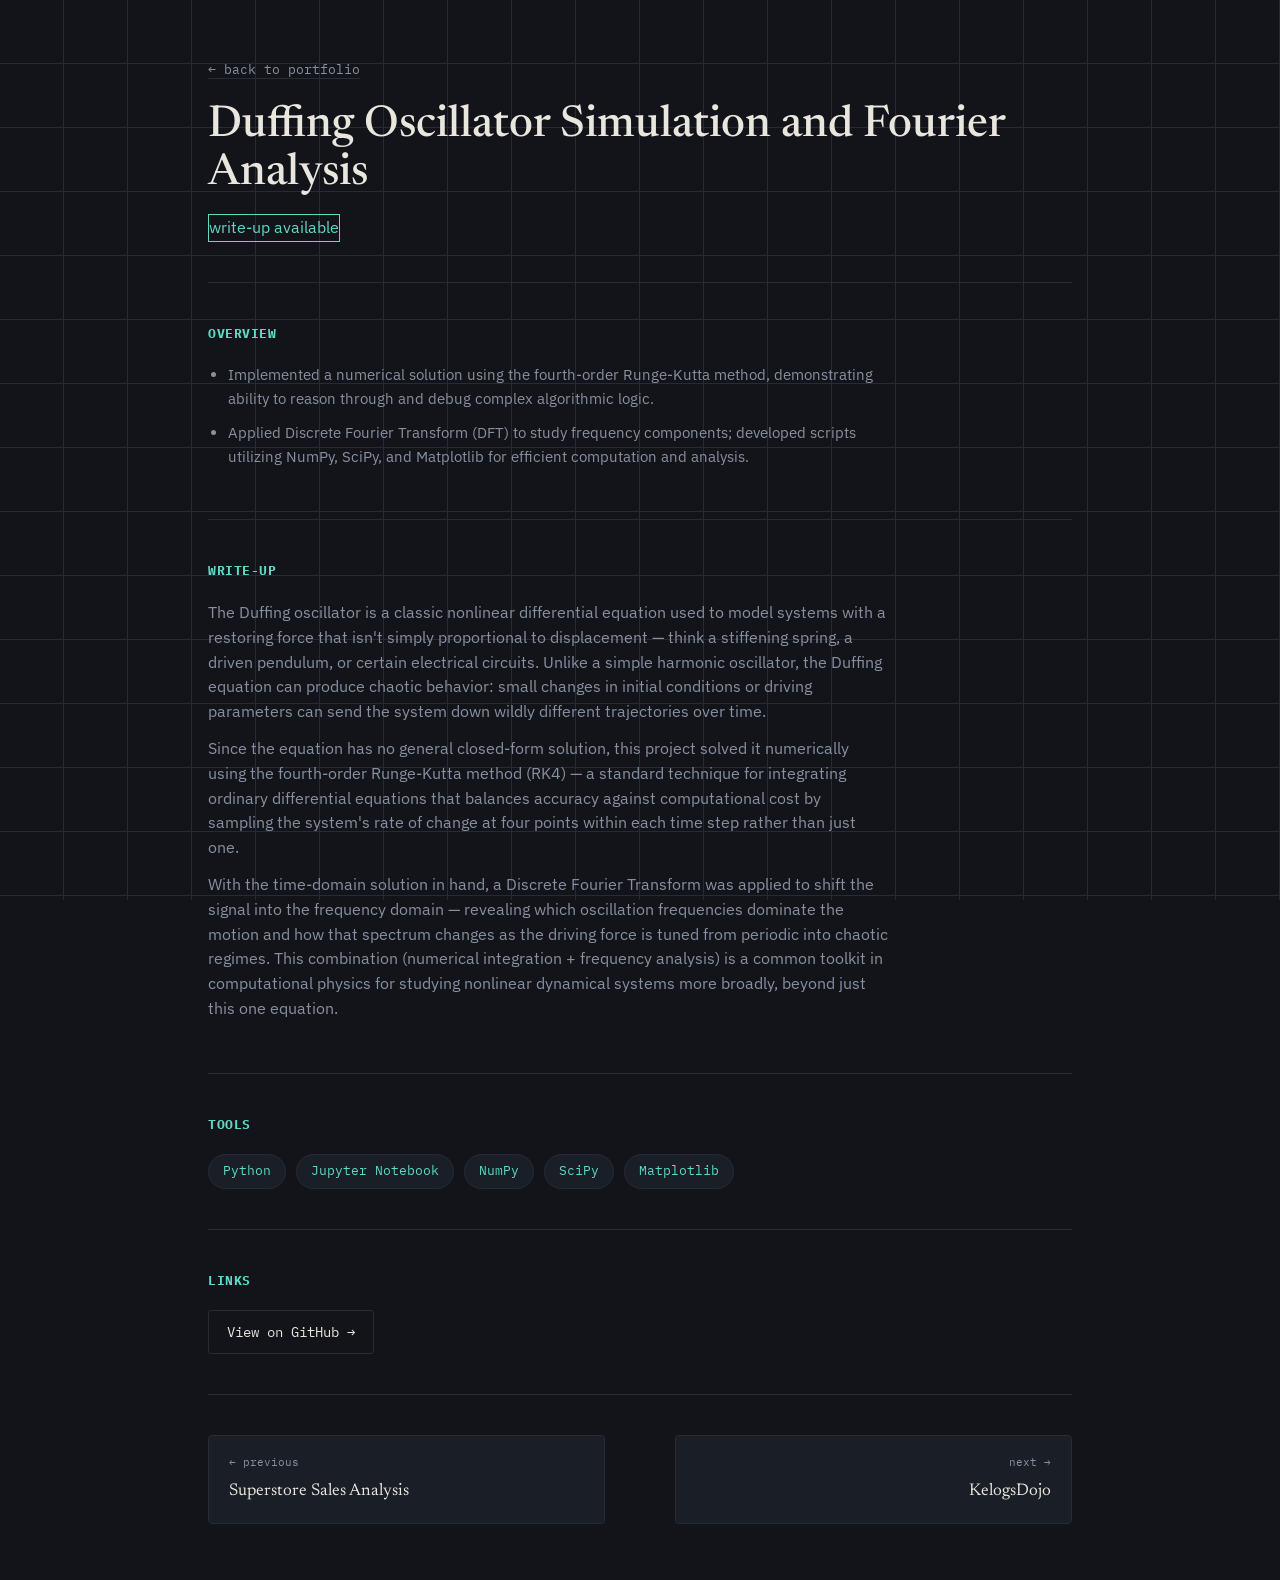
<file: projects/duffing-oscillator.html>
<!DOCTYPE html>
<html lang="en">
<head>
<meta charset="UTF-8">
<meta name="viewport" content="width=device-width, initial-scale=1.0">
<title>Duffing Oscillator Simulation — Om Mistry</title>
<link rel="preconnect" href="https://fonts.googleapis.com">
<link href="https://fonts.googleapis.com/css2?family=Newsreader:ital,wght@0,400;0,500;0,600;1,400&family=IBM+Plex+Sans:wght@400;500;600&family=IBM+Plex+Mono:wght@400;500&display=swap" rel="stylesheet">
<link rel="stylesheet" href="../style.css">
</head>
<body>
<div class="wrap">

  <div class="project-page-header">
    <a class="back-link" href="../index.html">← back to portfolio</a>
    <h1>Duffing Oscillator Simulation and Fourier Analysis</h1>
    <span class="status live">write-up available</span>
  </div>

  <div class="detail-section">
    <h2>Overview</h2>
    <ul class="bullets">
      <li>Implemented a numerical solution using the fourth-order Runge-Kutta method, demonstrating ability to reason through and debug complex algorithmic logic.</li>
      <li>Applied Discrete Fourier Transform (DFT) to study frequency components; developed scripts utilizing NumPy, SciPy, and Matplotlib for efficient computation and analysis.</li>
    </ul>
  </div>

  <div class="detail-section">
    <h2>Write-up</h2>
    <p>
      The Duffing oscillator is a classic nonlinear differential equation used to model systems with a
      restoring force that isn't simply proportional to displacement — think a stiffening spring, a driven
      pendulum, or certain electrical circuits. Unlike a simple harmonic oscillator, the Duffing equation can
      produce chaotic behavior: small changes in initial conditions or driving parameters can send the system
      down wildly different trajectories over time.
    </p>
    <p>
      Since the equation has no general closed-form solution, this project solved it numerically using the
      fourth-order Runge-Kutta method (RK4) — a standard technique for integrating ordinary differential
      equations that balances accuracy against computational cost by sampling the system's rate of change at
      four points within each time step rather than just one.
    </p>
    <p>
      With the time-domain solution in hand, a Discrete Fourier Transform was applied to shift the signal into
      the frequency domain — revealing which oscillation frequencies dominate the motion and how that spectrum
      changes as the driving force is tuned from periodic into chaotic regimes. This combination (numerical
      integration + frequency analysis) is a common toolkit in computational physics for studying nonlinear
      dynamical systems more broadly, beyond just this one equation.
    </p>
  </div>

  <div class="detail-section">
    <h2>Tools</h2>
    <div class="tools-row">
      <span class="tool-pill">Python</span>
      <span class="tool-pill">Jupyter Notebook</span>
      <span class="tool-pill">NumPy</span>
      <span class="tool-pill">SciPy</span>
      <span class="tool-pill">Matplotlib</span>
    </div>
  </div>

  <div class="detail-section">
    <h2>Links</h2>
    <div class="action-links">
      <a href="https://github.com/Om-M67" target="_blank" rel="noopener">View on GitHub →</a>
    </div>
  </div>


  <div class="project-nav">
    <a class="prev" href="superstore-sales.html">
      <span class="nav-label">← previous</span>
      <span class="nav-title">Superstore Sales Analysis</span>
    </a>
    <a class="next" href="kelogsdojo.html">
      <span class="nav-label">next →</span>
      <span class="nav-title">KelogsDojo</span>
    </a>
  </div>
</div>
</body>
</html>
</file>
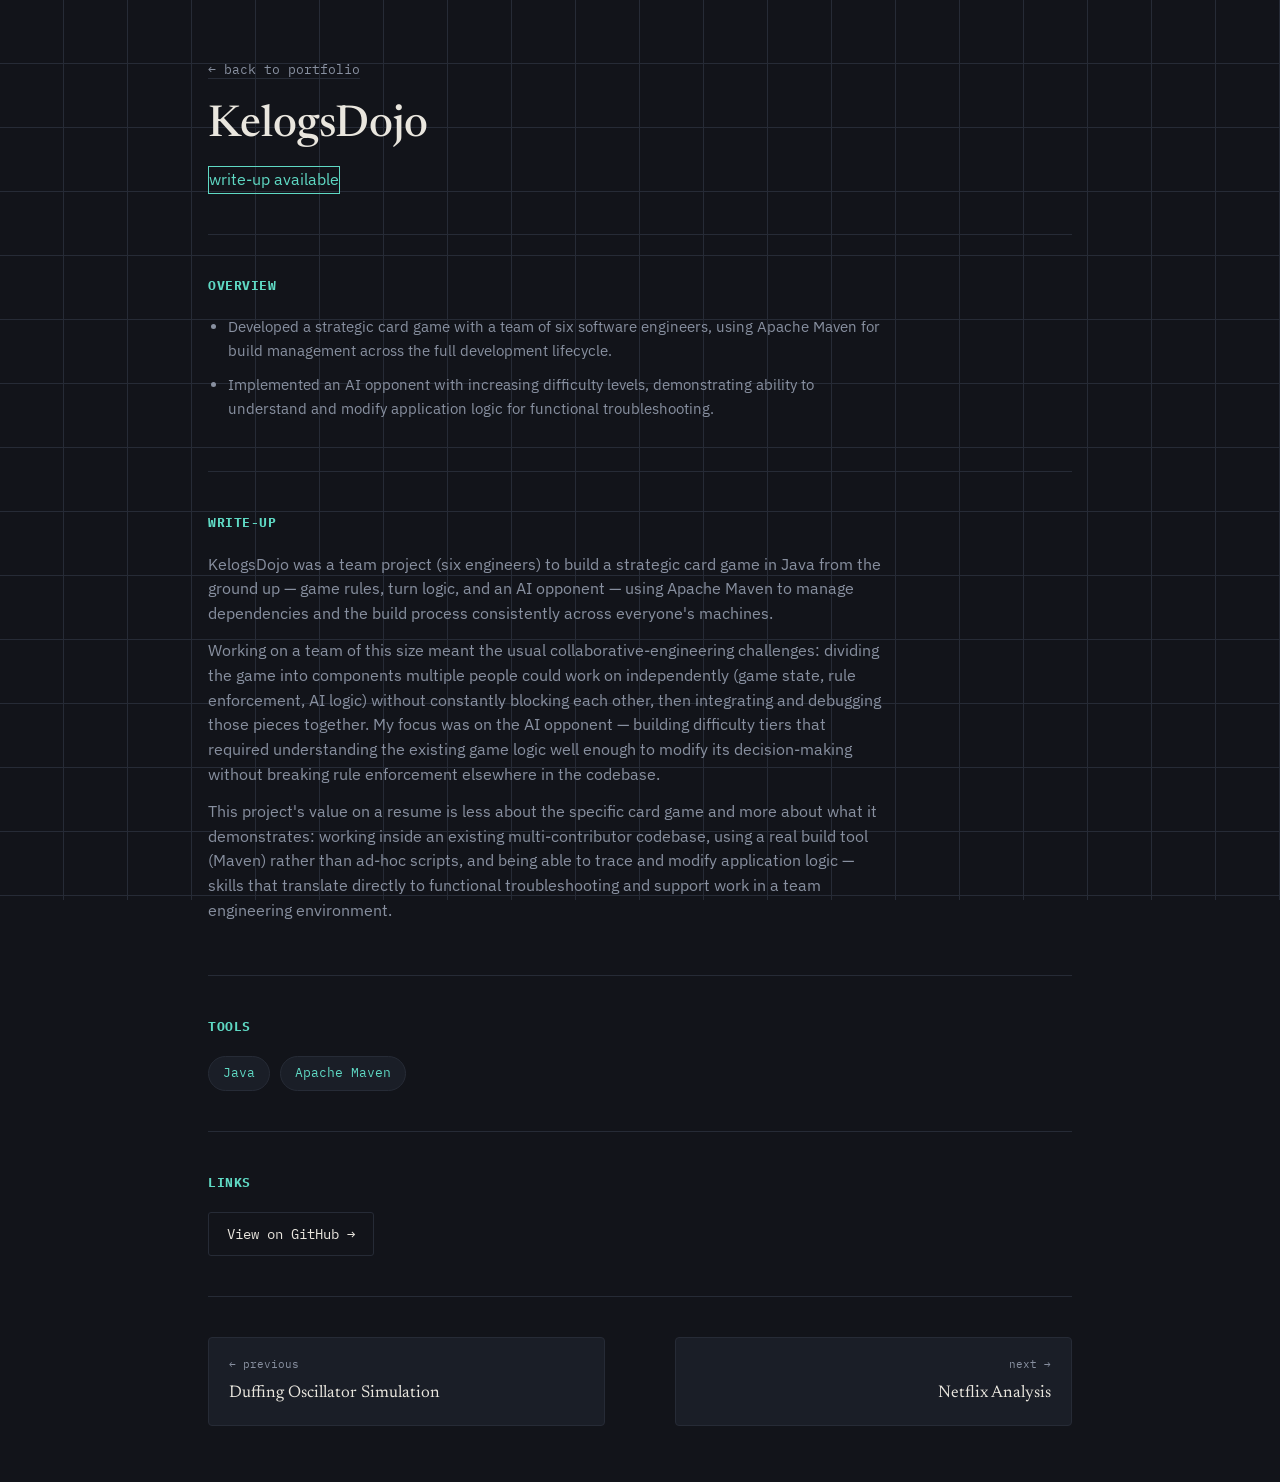
<file: projects/kelogsdojo.html>
<!DOCTYPE html>
<html lang="en">
<head>
<meta charset="UTF-8">
<meta name="viewport" content="width=device-width, initial-scale=1.0">
<title>KelogsDojo — Om Mistry</title>
<link rel="preconnect" href="https://fonts.googleapis.com">
<link href="https://fonts.googleapis.com/css2?family=Newsreader:ital,wght@0,400;0,500;0,600;1,400&family=IBM+Plex+Sans:wght@400;500;600&family=IBM+Plex+Mono:wght@400;500&display=swap" rel="stylesheet">
<link rel="stylesheet" href="../style.css">
</head>
<body>
<div class="wrap">

  <div class="project-page-header">
    <a class="back-link" href="../index.html">← back to portfolio</a>
    <h1>KelogsDojo</h1>
    <span class="status live">write-up available</span>
  </div>

  <div class="detail-section">
    <h2>Overview</h2>
    <ul class="bullets">
      <li>Developed a strategic card game with a team of six software engineers, using Apache Maven for build management across the full development lifecycle.</li>
      <li>Implemented an AI opponent with increasing difficulty levels, demonstrating ability to understand and modify application logic for functional troubleshooting.</li>
    </ul>
  </div>

  <div class="detail-section">
    <h2>Write-up</h2>
    <p>
      KelogsDojo was a team project (six engineers) to build a strategic card game in Java from the ground up —
      game rules, turn logic, and an AI opponent — using Apache Maven to manage dependencies and the build
      process consistently across everyone's machines.
    </p>
    <p>
      Working on a team of this size meant the usual collaborative-engineering challenges: dividing the game
      into components multiple people could work on independently (game state, rule enforcement, AI logic)
      without constantly blocking each other, then integrating and debugging those pieces together. My focus
      was on the AI opponent — building difficulty tiers that required understanding the existing game logic
      well enough to modify its decision-making without breaking rule enforcement elsewhere in the codebase.
    </p>
    <p>
      This project's value on a resume is less about the specific card game and more about what it demonstrates:
      working inside an existing multi-contributor codebase, using a real build tool (Maven) rather than ad-hoc
      scripts, and being able to trace and modify application logic — skills that translate directly to
      functional troubleshooting and support work in a team engineering environment.
    </p>
  </div>

  <div class="detail-section">
    <h2>Tools</h2>
    <div class="tools-row">
      <span class="tool-pill">Java</span>
      <span class="tool-pill">Apache Maven</span>
    </div>
  </div>

  <div class="detail-section">
    <h2>Links</h2>
    <div class="action-links">
      <a href="https://github.com/Om-M67" target="_blank" rel="noopener">View on GitHub →</a>
    </div>
  </div>


  <div class="project-nav">
    <a class="prev" href="duffing-oscillator.html">
      <span class="nav-label">← previous</span>
      <span class="nav-title">Duffing Oscillator Simulation</span>
    </a>
    <a class="next" href="netflix-analysis.html">
      <span class="nav-label">next →</span>
      <span class="nav-title">Netflix Analysis</span>
    </a>
  </div>
</div>
</body>
</html>
</file>
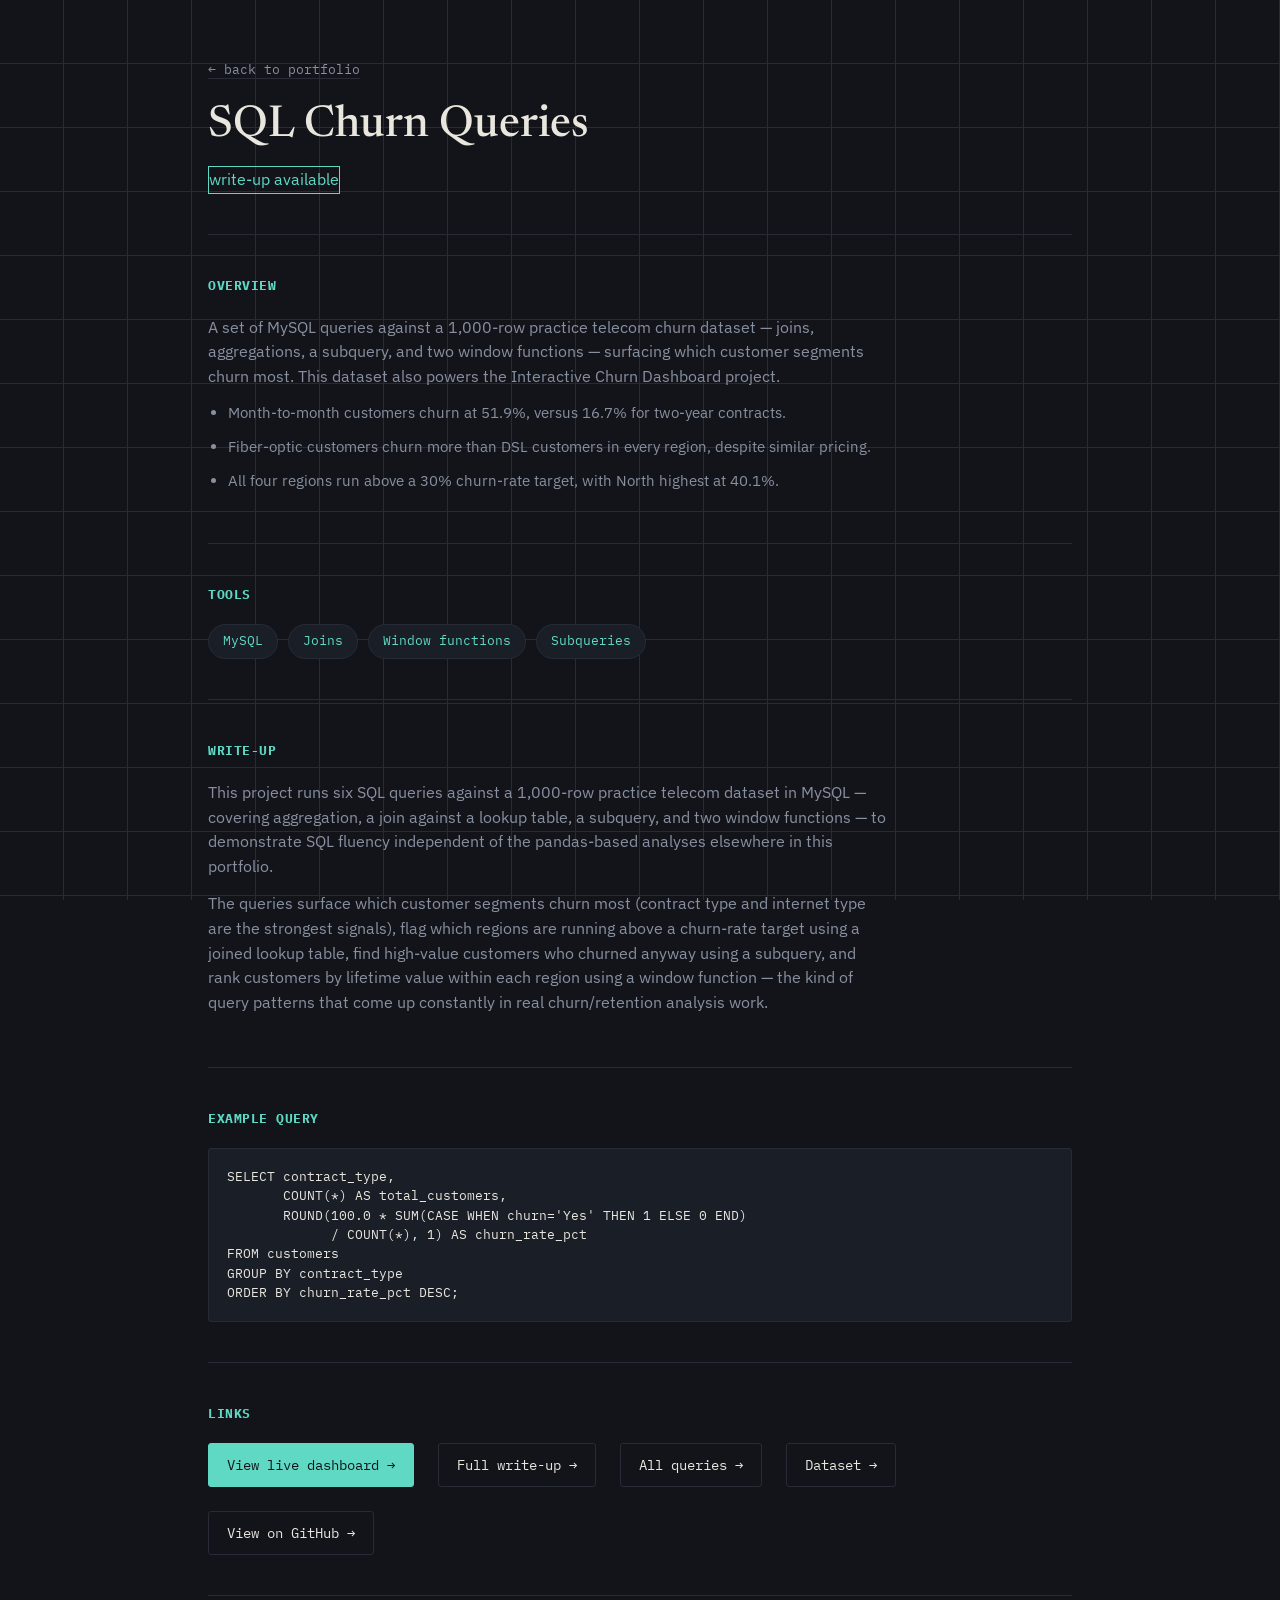
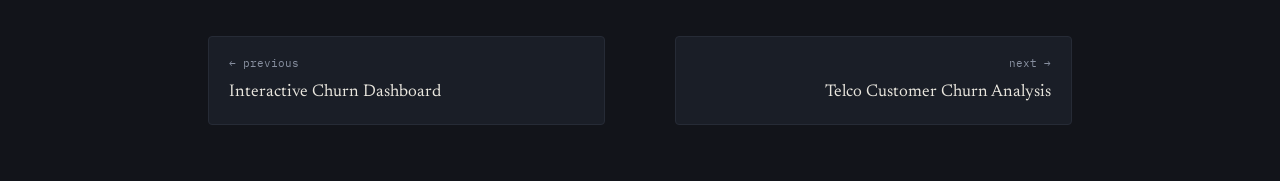
<file: projects/sql-churn-queries.html>
<!DOCTYPE html>
<html lang="en">
<head>
<meta charset="UTF-8">
<meta name="viewport" content="width=device-width, initial-scale=1.0">
<title>SQL Churn Queries — Om Mistry</title>
<link rel="preconnect" href="https://fonts.googleapis.com">
<link href="https://fonts.googleapis.com/css2?family=Newsreader:ital,wght@0,400;0,500;0,600;1,400&family=IBM+Plex+Sans:wght@400;500;600&family=IBM+Plex+Mono:wght@400;500&display=swap" rel="stylesheet">
<link rel="stylesheet" href="../style.css">
</head>
<body>
<div class="wrap">

  <div class="project-page-header">
    <a class="back-link" href="../index.html">← back to portfolio</a>
    <h1>SQL Churn Queries</h1>
    <span class="status live">write-up available</span>
  </div>

  <div class="detail-section">
    <h2>Overview</h2>
    <p>
      A set of MySQL queries against a 1,000-row practice telecom churn dataset — joins, aggregations,
      a subquery, and two window functions — surfacing which customer segments churn most. This dataset
      also powers the Interactive Churn Dashboard project.
    </p>
    <ul class="bullets">
      <li>Month-to-month customers churn at 51.9%, versus 16.7% for two-year contracts.</li>
      <li>Fiber-optic customers churn more than DSL customers in every region, despite similar pricing.</li>
      <li>All four regions run above a 30% churn-rate target, with North highest at 40.1%.</li>
    </ul>
  </div>

  <div class="detail-section">
    <h2>Tools</h2>
    <div class="tools-row">
      <span class="tool-pill">MySQL</span>
      <span class="tool-pill">Joins</span>
      <span class="tool-pill">Window functions</span>
      <span class="tool-pill">Subqueries</span>
    </div>
  </div>

  <div class="detail-section">
    <h2>Write-up</h2>
    <p>
      This project runs six SQL queries against a 1,000-row practice telecom dataset in MySQL — covering
      aggregation, a join against a lookup table, a subquery, and two window functions — to demonstrate SQL
      fluency independent of the pandas-based analyses elsewhere in this portfolio.
    </p>
    <p>
      The queries surface which customer segments churn most (contract type and internet type are the
      strongest signals), flag which regions are running above a churn-rate target using a joined lookup
      table, find high-value customers who churned anyway using a subquery, and rank customers by lifetime
      value within each region using a window function — the kind of query patterns that come up constantly
      in real churn/retention analysis work.
    </p>
  </div>

  <div class="detail-section">
    <h2>Example query</h2>
    <pre class="code-frame">SELECT contract_type,
       COUNT(*) AS total_customers,
       ROUND(100.0 * SUM(CASE WHEN churn='Yes' THEN 1 ELSE 0 END)
             / COUNT(*), 1) AS churn_rate_pct
FROM customers
GROUP BY contract_type
ORDER BY churn_rate_pct DESC;</pre>
  </div>

  <div class="detail-section">
    <h2>Links</h2>
    <div class="action-links">
      <a class="primary" href="../projects/churn-dashboard.html">View live dashboard →</a>
      <a href="../sql-project/README.md" target="_blank" rel="noopener">Full write-up →</a>
      <a href="../sql-project/churn_queries.sql" target="_blank" rel="noopener">All queries →</a>
      <a href="../sql-project/customers.csv" target="_blank" rel="noopener">Dataset →</a>
      <a href="https://github.com/Om-M67" target="_blank" rel="noopener">View on GitHub →</a>
    </div>
  </div>


  <div class="project-nav">
    <a class="prev" href="churn-dashboard.html">
      <span class="nav-label">← previous</span>
      <span class="nav-title">Interactive Churn Dashboard</span>
    </a>
    <a class="next" href="telco-churn.html">
      <span class="nav-label">next →</span>
      <span class="nav-title">Telco Customer Churn Analysis</span>
    </a>
  </div>
</div>
</body>
</html>
</file>
<file: style.css>
:root {
  --bg: #12141A;
  --panel: #1A1E27;
  --panel-line: #262B36;
  --text: #E9E6DE;
  --text-dim: #8890A0;
  --accent: #5FD9C4;
  --accent-2: #E8A855;
  --serif: 'Newsreader', serif;
  --sans: 'IBM Plex Sans', sans-serif;
  --mono: 'IBM Plex Mono', monospace;
}
* { box-sizing: border-box; margin: 0; padding: 0; }
html { scroll-behavior: smooth; }
body {
  background: var(--bg);
  color: var(--text);
  font-family: var(--sans);
  line-height: 1.6;
  background-image:
    linear-gradient(var(--panel-line) 1px, transparent 1px),
    linear-gradient(90deg, var(--panel-line) 1px, transparent 1px);
  background-size: 64px 64px;
  background-attachment: fixed;
  background-position: -1px -1px;
}
::selection { background: var(--accent); color: #0B0C10; }
a { color: inherit; }
.wrap { max-width: 920px; margin: 0 auto; padding: 0 28px; }

/* ---------- HERO (homepage only) ---------- */
header.hero { padding: 88px 0 72px; border-bottom: 1px solid var(--panel-line); }
.hero-grid { display: grid; grid-template-columns: 1.4fr 1fr; gap: 40px; align-items: end; }
.kicker { font-family: var(--mono); font-size: 13px; color: var(--accent); letter-spacing: 0.02em; margin-bottom: 18px; }
h1 { font-family: var(--serif); font-weight: 500; font-size: clamp(36px, 5.2vw, 54px); line-height: 1.1; color: var(--text); max-width: 13ch; }
.hero-sub { font-size: 16px; color: var(--text-dim); max-width: 50ch; margin-top: 20px; }
.hero-location { font-family: var(--mono); font-size: 13px; color: var(--text-dim); margin-top: 18px; }
.hero-links { display: flex; flex-direction: column; gap: 10px; font-family: var(--mono); font-size: 14px; }
.hero-links a { text-decoration: none; color: var(--text-dim); border-bottom: 1px solid transparent; transition: color 0.15s, border-color 0.15s; width: fit-content; }
.hero-links a:hover { color: var(--accent); border-color: var(--accent); }
.hero-links .resume-link { color: var(--bg); background: var(--accent); padding: 8px 14px; border-radius: 2px; font-weight: 500; margin-top: 6px; }
.hero-links .resume-link:hover { color: var(--bg); background: #7EE6D4; border-color: transparent; }

/* ---------- SECTIONS ---------- */
section { padding: 64px 0; border-bottom: 1px solid var(--panel-line); }
.section-head { display: flex; align-items: baseline; justify-content: space-between; margin-bottom: 40px; gap: 20px; }
.section-head h2 { font-family: var(--serif); font-weight: 500; font-size: 28px; }
.section-head .count { font-family: var(--mono); font-size: 13px; color: var(--text-dim); white-space: nowrap; }

/* ---------- PROJECT CARDS (homepage grid) ---------- */
.project-grid {
  display: grid;
  grid-template-columns: repeat(auto-fill, minmax(260px, 1fr));
  gap: 20px;
}
.project-card {
  display: block;
  text-decoration: none;
  background: var(--panel);
  border: 1px solid var(--panel-line);
  border-radius: 5px;
  padding: 24px;
  transition: border-color 0.15s, transform 0.15s;
}
.project-card:hover { border-color: var(--accent); transform: translateY(-2px); }
.project-card .card-motif { width: 48px; margin-bottom: 16px; }
.project-card .card-motif svg { width: 100%; height: auto; }
.project-card h3 { font-family: var(--serif); font-size: 19px; font-weight: 500; margin-bottom: 8px; color: var(--text); }
.project-card p { font-size: 13.5px; color: var(--text-dim); margin-bottom: 14px; }
.project-card .status { font-family: var(--mono); font-size: 11px; padding: 3px 8px; border-radius: 2px; display: inline-block; }
.status.live { color: var(--accent); border: 1px solid var(--accent); }
.status.progress { color: var(--accent-2); border: 1px solid var(--accent-2); }
.project-card .view-link { font-family: var(--mono); font-size: 12.5px; color: var(--accent); margin-top: 14px; display: block; }

/* ---------- PROJECT DETAIL PAGE ---------- */
.project-page-header { padding: 56px 0 40px; border-bottom: 1px solid var(--panel-line); }
.back-link { font-family: var(--mono); font-size: 13px; color: var(--text-dim); text-decoration: none; border-bottom: 1px solid var(--panel-line); }
.back-link:hover { color: var(--accent); border-color: var(--accent); }
.project-page-header h1 { font-size: clamp(30px, 4.5vw, 44px); max-width: none; margin-top: 20px; }
.project-page-header .status { margin-top: 16px; display: inline-block; }

.detail-section { padding: 40px 0; border-bottom: 1px solid var(--panel-line); }
.detail-section:last-of-type { border-bottom: none; }
.detail-section h2 {
  font-family: var(--mono);
  font-size: 12.5px;
  color: var(--accent);
  text-transform: uppercase;
  letter-spacing: 0.04em;
  margin-bottom: 20px;
}
.detail-section p { color: var(--text-dim); font-size: 15.5px; max-width: 68ch; margin-bottom: 12px; }
.detail-section ul.bullets { padding-left: 20px; max-width: 68ch; }
.detail-section ul.bullets li { color: var(--text-dim); font-size: 15px; margin-bottom: 10px; }

.tools-row { display: flex; flex-wrap: wrap; gap: 10px; }
.tool-pill {
  font-family: var(--mono);
  font-size: 13px;
  color: var(--accent);
  border: 1px solid var(--panel-line);
  background: var(--panel);
  padding: 6px 14px;
  border-radius: 20px;
}

.demo-frame {
  border: 1px solid var(--panel-line);
  border-radius: 6px;
  overflow: hidden;
  background: var(--panel);
}
.demo-frame iframe { width: 100%; height: 640px; border: none; display: block; }
.demo-link-row { margin-top: 16px; }

pre.code-frame {
  border: 1px solid var(--panel-line);
  border-radius: 3px;
  padding: 18px;
  background: var(--panel);
  font-family: var(--mono);
  font-size: 12.5px;
  color: var(--text);
  line-height: 1.55;
  overflow-x: auto;
  white-space: pre-wrap;
}

.action-links { display: flex; gap: 24px; flex-wrap: wrap; font-family: var(--mono); font-size: 14px; }
.action-links a {
  text-decoration: none;
  color: var(--text);
  border: 1px solid var(--panel-line);
  padding: 10px 18px;
  border-radius: 3px;
  transition: border-color 0.15s, color 0.15s;
}
.action-links a:hover { color: var(--accent); border-color: var(--accent); }
.action-links a.primary { background: var(--accent); color: var(--bg); border-color: var(--accent); }
.action-links a.primary:hover { background: #7EE6D4; color: var(--bg); }

.project-nav {
  display: flex;
  justify-content: space-between;
  align-items: stretch;
  gap: 16px;
  padding: 32px 0 56px;
  margin-top: 8px;
}
.project-nav a {
  flex: 1;
  display: flex;
  flex-direction: column;
  gap: 6px;
  padding: 18px 20px;
  border: 1px solid var(--panel-line);
  border-radius: 4px;
  text-decoration: none;
  color: var(--text);
  background: var(--panel);
  transition: border-color 0.15s, transform 0.15s;
  max-width: 46%;
}
.project-nav a:hover { border-color: var(--accent); transform: translateY(-2px); }
.project-nav a.next { text-align: right; align-items: flex-end; }
.project-nav .nav-label {
  font-family: var(--mono);
  font-size: 11px;
  color: var(--text-dim);
  text-transform: lowercase;
}
.project-nav .nav-title {
  font-family: var(--serif);
  font-size: 17px;
  color: var(--text);
}
/*
@media (max-width: 640px) {
  .project-nav a { max-width: 100%; }
}
*/

/* ---------- SKILLS ---------- */
.skills-grid { display: grid; grid-template-columns: repeat(auto-fit, minmax(200px, 1fr)); gap: 28px; }
.skill-block h4 { font-family: var(--mono); font-size: 12px; color: var(--accent); text-transform: lowercase; margin-bottom: 10px; }
.skill-block ul { list-style: none; font-size: 14.5px; color: var(--text-dim); }
.skill-block li { padding: 4px 0; border-bottom: 1px solid var(--panel-line); }
.skill-block li:last-child { border-bottom: none; }

/* ---------- EXPERIENCE / EDUCATION ---------- */
.xp-entry { padding: 24px 0; border-top: 1px solid var(--panel-line); }
.xp-entry:first-of-type { border-top: none; padding-top: 0; }
.xp-head { display: flex; justify-content: space-between; align-items: baseline; flex-wrap: wrap; gap: 10px; }
.xp-head h3 { font-family: var(--serif); font-size: 20px; font-weight: 500; }
.xp-head .xp-place { font-family: var(--mono); font-size: 12.5px; color: var(--text-dim); }
.xp-head .xp-date { font-family: var(--mono); font-size: 12.5px; color: var(--accent); white-space: nowrap; }
.xp-entry ul { margin-top: 10px; padding-left: 18px; max-width: 66ch; }
.xp-entry li { color: var(--text-dim); font-size: 14.5px; margin-bottom: 6px; }

.edu-entry { padding: 8px 0; }
.edu-head { display: flex; justify-content: space-between; align-items: baseline; flex-wrap: wrap; gap: 10px; }
.edu-head h3 { font-family: var(--serif); font-size: 20px; font-weight: 500; }
.edu-head .edu-place { font-family: var(--mono); font-size: 12.5px; color: var(--text-dim); }
.edu-head .edu-date { font-family: var(--mono); font-size: 12.5px; color: var(--accent); white-space: nowrap; }
.edu-entry p { color: var(--text-dim); font-size: 14.5px; margin-top: 10px; max-width: 66ch; }

/* ---------- FOOTER ---------- */
footer { padding: 56px 0 80px; }
footer .foot-grid { display: flex; justify-content: space-between; align-items: flex-end; flex-wrap: wrap; gap: 24px; }
footer h2 { font-family: var(--serif); font-size: 26px; font-weight: 500; max-width: 16ch; }
footer .foot-links { display: flex; gap: 22px; font-family: var(--mono); font-size: 13.5px; flex-wrap: wrap; }
footer .foot-links a { text-decoration: none; color: var(--text-dim); border-bottom: 1px solid var(--panel-line); }
footer .foot-links a:hover { color: var(--accent); border-color: var(--accent); }
footer .fine-print { margin-top: 40px; font-family: var(--mono); font-size: 11.5px; color: var(--text-dim); opacity: 0.6; }

/*
@media (max-width: 640px) {
  .hero-grid { grid-template-columns: 1fr; }
  .hero-links { flex-direction: row; flex-wrap: wrap; }
  .demo-frame iframe { height: 420px; }
}
*/
@media (prefers-reduced-motion: reduce) { html { scroll-behavior: auto; } }

/* ---------- PROJECT MODAL ---------- */
.modal-overlay {
  display: none;
  position: fixed;
  inset: 0;
  background: rgba(6, 7, 10, 0.82);
  z-index: 100;
  padding: 40px 20px;
  overflow-y: auto;
}
.modal-overlay.open { display: block; }

.modal-box {
  max-width: 760px;
  margin: 0 auto;
  background: var(--bg);
  border: 1px solid var(--panel-line);
  border-radius: 6px;
  padding: 36px 40px 28px;
  position: relative;
  background-image:
    linear-gradient(var(--panel-line) 1px, transparent 1px),
    linear-gradient(90deg, var(--panel-line) 1px, transparent 1px);
  background-size: 64px 64px;
}

.modal-close {
  position: absolute;
  top: 20px;
  right: 24px;
  font-family: var(--mono);
  font-size: 13px;
  color: var(--text-dim);
  background: none;
  border: none;
  cursor: pointer;
  padding: 6px 10px;
}
.modal-close:hover { color: var(--accent); }

.modal-header h2 {
  font-family: var(--serif);
  font-weight: 500;
  font-size: 28px;
  margin-top: 14px;
  padding-right: 60px;
}

.modal-body { margin-top: 24px; }
.modal-body h3 {
  font-family: var(--mono);
  font-size: 11.5px;
  color: var(--accent);
  text-transform: uppercase;
  letter-spacing: 0.04em;
  margin: 22px 0 10px;
}
.modal-body h3:first-child { margin-top: 0; }
.modal-body p { color: var(--text-dim); font-size: 15px; margin-bottom: 10px; }
.modal-body ul.bullets { padding-left: 18px; }
.modal-body ul.bullets li { color: var(--text-dim); font-size: 14.5px; margin-bottom: 8px; }

.modal-tools { display: flex; flex-wrap: wrap; gap: 8px; }
.modal-tools span {
  font-family: var(--mono);
  font-size: 12px;
  color: var(--accent);
  border: 1px solid var(--panel-line);
  padding: 4px 10px;
  border-radius: 3px;
}

.modal-demo-frame {
  border: 1px solid var(--panel-line);
  border-radius: 4px;
  overflow: hidden;
  background: var(--panel);
}
.modal-demo-frame iframe { width: 100%; height: 480px; border: none; display: block; }

pre.modal-code {
  border: 1px solid var(--panel-line);
  border-radius: 3px;
  padding: 16px;
  background: var(--panel);
  font-family: var(--mono);
  font-size: 12px;
  color: var(--text);
  overflow-x: auto;
  white-space: pre-wrap;
}

.modal-links { display: flex; flex-wrap: wrap; gap: 20px; font-family: var(--mono); font-size: 13.5px; }
.modal-links a {
  text-decoration: none;
  color: var(--text-dim);
  border-bottom: 1px solid var(--panel-line);
}
.modal-links a:hover { color: var(--accent); border-color: var(--accent); }
.modal-links a.primary {
  background: var(--accent);
  color: var(--bg);
  padding: 6px 12px;
  border-radius: 3px;
  border-bottom: none;
}
.modal-links a.primary:hover { background: #7EE6D4; color: var(--bg); }

.modal-nav {
  display: flex;
  justify-content: space-between;
  align-items: center;
  margin-top: 30px;
  padding-top: 20px;
  border-top: 1px solid var(--panel-line);
  font-family: var(--mono);
  font-size: 13px;
}
.modal-nav button {
  background: none;
  border: none;
  color: var(--text-dim);
  cursor: pointer;
  font-family: var(--mono);
  font-size: 13px;
  padding: 6px 10px;
}
.modal-nav button:hover { color: var(--accent); }
.modal-nav .modal-counter { color: var(--text-dim); font-size: 12px; }

/*
@media (max-width: 640px) {
  .modal-box { padding: 28px 20px 22px; }
  .modal-demo-frame iframe { height: 320px; }
}
*/

/* ---------- DASHBOARD-APP LAYOUT ---------- */
.app-shell { max-width: none; margin: 0; padding: 40px 48px 24px; }

.top-row {
  display: grid;
  grid-template-columns: 1.3fr 1.3fr 0.85fr;
  gap: 18px;
  margin-bottom: 18px;
}
.top-card {
  border: 1px solid var(--panel-line);
  background: var(--panel);
  border-radius: 8px;
  padding: 26px 28px;
}

.intro-card .kicker { font-family: var(--mono); font-size: 12px; color: var(--accent); margin-bottom: 12px; }
.intro-card h1 { font-family: var(--serif); font-weight: 500; font-size: clamp(24px, 2.6vw, 30px); line-height: 1.15; margin-bottom: 12px; }
.intro-card p { color: var(--text-dim); font-size: 14px; max-width: 50ch; margin-bottom: 16px; }
.intro-links { display: flex; flex-wrap: wrap; gap: 10px 20px; font-family: var(--mono); font-size: 13px; }
.intro-links a { text-decoration: none; color: var(--text-dim); border-bottom: 1px solid var(--panel-line); }
.intro-links a:hover { color: var(--accent); border-color: var(--accent); }
.intro-links a.gh { color: var(--accent); border-color: var(--accent); }

.skills-card h2 { font-family: var(--mono); font-size: 11.5px; color: var(--accent); text-transform: uppercase; letter-spacing: 0.04em; margin-bottom: 16px; }
.skills-groups { display: grid; grid-template-columns: 1fr 1fr; gap: 14px 20px; }
.skills-groups h4 { font-family: var(--mono); font-size: 10.5px; color: var(--text-dim); text-transform: lowercase; margin-bottom: 6px; }
.skills-groups .pill-row { display: flex; flex-wrap: wrap; gap: 6px; }
.skills-groups .pill-row span { font-family: var(--mono); font-size: 11px; color: var(--text); border: 1px solid var(--panel-line); padding: 3px 8px; border-radius: 3px; }

.contact-card h2 { font-family: var(--mono); font-size: 11.5px; color: var(--accent); text-transform: uppercase; letter-spacing: 0.04em; margin-bottom: 16px; }
.contact-card .contact-list { display: flex; flex-direction: column; gap: 10px; font-family: var(--mono); font-size: 12.5px; }
.contact-card .contact-list a { text-decoration: none; color: var(--text-dim); border-bottom: 1px solid var(--panel-line); width: fit-content; }
.contact-card .contact-list a:hover { color: var(--accent); border-color: var(--accent); }
.contact-card .resume-btn { margin-top: 4px; background: var(--accent); color: var(--bg); padding: 7px 12px; border-radius: 3px; font-weight: 500; border-bottom: none !important; text-align: center; }
.contact-card .resume-btn:hover { background: #7EE6D4; color: var(--bg); }

.main-row { display: grid; grid-template-columns: 230px 1fr; gap: 18px; align-items: start; margin-bottom: 56px; }

.sidebar { border: 1px solid var(--panel-line); background: var(--panel); border-radius: 8px; padding: 10px; position: sticky; top: 20px; }
.sidebar-label { font-family: var(--mono); font-size: 10.5px; color: var(--text-dim); text-transform: uppercase; letter-spacing: 0.05em; padding: 10px 12px 6px; }
.sidebar-item {
  display: block; width: 100%; text-align: left; background: none; border: none; cursor: pointer;
  padding: 12px 12px; border-radius: 5px; font-family: var(--sans); font-size: 13.5px; color: var(--text-dim);
  border-left: 2px solid transparent;
}
.sidebar-item:hover { background: rgba(255,255,255,0.03); color: var(--text); }
.sidebar-item.active { background: rgba(95, 217, 196, 0.08); color: var(--accent); border-left: 2px solid var(--accent); font-weight: 500; }
.sidebar-item .si-status { display: block; font-family: var(--mono); font-size: 10px; color: var(--text-dim); margin-top: 2px; text-transform: lowercase; }
.sidebar-item.active .si-status { color: var(--accent); opacity: 0.8; }

.main-panel {
  border: 1px solid var(--panel-line);
  background: var(--panel);
  border-radius: 40px;
  padding: 44px 48px 40px;
  min-height: 460px;
  background-image: linear-gradient(var(--panel-line) 1px, transparent 1px), linear-gradient(90deg, var(--panel-line) 1px, transparent 1px);
  background-size: 64px 64px;
}
.panel-header { margin-bottom: 22px; }
.panel-header h2 { font-family: var(--serif); font-weight: 500; font-size: 28px; margin-top: 10px; }
.panel-body h3 { font-family: var(--mono); font-size: 11px; color: var(--accent); text-transform: uppercase; letter-spacing: 0.04em; margin: 22px 0 10px; }
.panel-body h3:first-child { margin-top: 0; }
.panel-body p { color: var(--text-dim); font-size: 15px; margin-bottom: 10px; max-width: 68ch; }
.panel-body ul.bullets { padding-left: 18px; }
.panel-body ul.bullets li { color: var(--text-dim); font-size: 14.5px; margin-bottom: 8px; max-width: 66ch; }
.panel-tools { display: flex; flex-wrap: wrap; gap: 8px; }
.panel-tools span { font-family: var(--mono); font-size: 12px; color: var(--accent); border: 1px solid var(--panel-line); padding: 4px 10px; border-radius: 3px; }
.panel-demo-frame { border: 1px solid var(--panel-line); border-radius: 6px; overflow: hidden; background: var(--bg); }
.panel-demo-frame iframe { width: 100%; height: 700px; border: none; display: block; }
.panel-columns { display: grid; grid-template-columns: 1fr 1fr; gap: 36px; align-items: start; }
.panel-col-image img { width: 100%; border-radius: 8px; border: 1px solid var(--panel-line); display: block; }
.demo-caption { font-size: 13px; color: var(--text-dim); margin-top: 10px; padding-left: 14px; border-left: 2px solid var(--panel-line); max-width: 62ch; }
pre.panel-code { border: 1px solid var(--panel-line); border-radius: 4px; padding: 16px; background: var(--bg); font-family: var(--mono); font-size: 12px; color: var(--text); overflow-x: auto; white-space: pre-wrap; }
.panel-links { display: flex; flex-wrap: wrap; gap: 20px; font-family: var(--mono); font-size: 13.5px; }
.panel-links a { text-decoration: none; color: var(--text-dim); border-bottom: 1px solid var(--panel-line); }
.panel-links a:hover { color: var(--accent); border-color: var(--accent); }
.panel-links a.primary { background: var(--accent); color: var(--bg); padding: 6px 12px; border-radius: 3px; border-bottom: none; }
.panel-links a.primary:hover { background: #7EE6D4; color: var(--bg); }

/*
@media (max-width: 900px) {
  .top-row { grid-template-columns: 1fr; }
  .main-row { grid-template-columns: 1fr; }
  .sidebar { position: static; display: flex; overflow-x: auto; gap: 6px; }
  .sidebar-item { white-space: nowrap; flex-shrink: 0; }
  .main-panel { border-radius: 20px; padding: 30px 24px; }
  .panel-demo-frame iframe { height: 320px; }
}
*/

/* ---------- MINIMAL MOBILE USABILITY ---------- */
@media (max-width: 760px) {
  .app-shell { padding: 24px 16px 16px; }
  .top-row { grid-template-columns: 1fr; }
  .skills-groups { grid-template-columns: 1fr; }
  .main-row { grid-template-columns: 1fr; }
  .sidebar { position: static; display: flex; overflow-x: auto; gap: 6px; }
  .sidebar-item { white-space: nowrap; flex-shrink: 0; }
  .main-panel { border-radius: 20px; padding: 26px 20px; }
  .panel-columns { grid-template-columns: 1fr; gap: 24px; }
  .panel-demo-frame iframe { height: 380px; }
}
</file>
